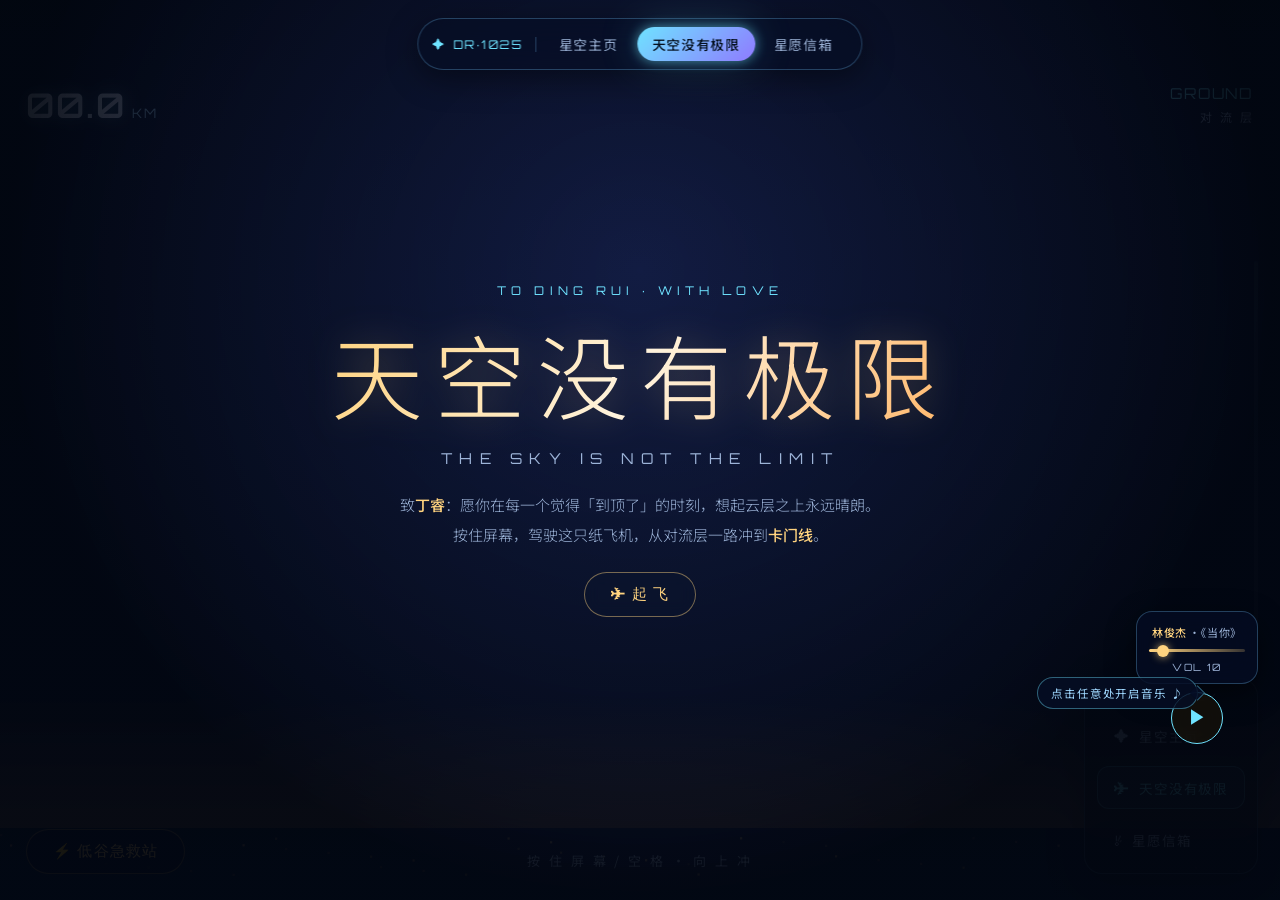
<file: sky.html>
<!DOCTYPE html>
<html lang="zh-CN">

<head>
    <meta charset="UTF-8" />
    <meta name="viewport" content="width=device-width, initial-scale=1.0" />
    <title>天空没有极限 | THE SKY IS NOT THE LIMIT · 致丁睿</title>
    <link rel="preconnect" href="https://fonts.googleapis.com">
    <link
        href="https://fonts.googleapis.com/css2?family=Orbitron:wght@400;600;800&family=Noto+Sans+SC:wght@300;400;500;700&display=swap"
        rel="stylesheet">
    <link rel="stylesheet" href="assets/shared.css">
    <style>
        /* ============ 页面专属：破晓天空 ============ */
        #sky {
            position: fixed;
            inset: 0;
            display: block;
            touch-action: none;
            cursor: pointer;
        }

        /* 顶部 HUD */
        .hud-x {
            position: fixed;
            z-index: 20;
            font-family: Orbitron, sans-serif;
            letter-spacing: .12em;
            pointer-events: none;
        }

        #hudAlt {
            top: 84px;
            left: 26px;
        }

        #hudAlt .num {
            font-size: 34px;
            font-weight: 600;
            color: var(--silver);
            text-shadow: 0 0 16px rgba(111, 227, 255, .5);
        }

        #hudAlt .unit {
            font-size: 13px;
            color: var(--cyan-soft);
            margin-left: 6px;
        }

        #hudLayer {
            top: 84px;
            right: 26px;
            text-align: right;
            font-size: 15px;
            color: var(--cyan);
        }

        #hudLayer .sub {
            font-family: "Noto Sans SC", sans-serif;
            font-size: 12px;
            color: var(--silver-dim);
            margin-top: 5px;
            letter-spacing: .2em;
        }

        /* 高度进度条 */
        #altBar {
            position: fixed;
            top: 50%;
            right: 22px;
            transform: translateY(-50%);
            z-index: 20;
            width: 4px;
            height: 42vh;
            border-radius: 4px;
            background: rgba(120, 200, 255, .14);
            pointer-events: none;
        }

        #altFill {
            position: absolute;
            bottom: 0;
            width: 100%;
            height: 0%;
            border-radius: 4px;
            background: linear-gradient(180deg, var(--dawn-gold), var(--cyan));
            box-shadow: 0 0 10px rgba(111, 227, 255, .7);
        }

        /* 分层里程碑语卡 */
        #quote {
            position: fixed;
            top: 20%;
            left: 50%;
            transform: translateX(-50%);
            z-index: 22;
            max-width: min(560px, 84vw);
            padding: 18px 34px;
            border-radius: 16px;
            border: 1px solid rgba(255, 211, 127, .35);
            background: rgba(8, 12, 30, .62);
            backdrop-filter: blur(10px);
            -webkit-backdrop-filter: blur(10px);
            text-align: center;
            font-size: 17px;
            line-height: 1.75;
            color: #ffe9c4;
            letter-spacing: .06em;
            opacity: 0;
            pointer-events: none;
            transition: opacity .8s, transform .8s;
        }

        #quote.show {
            opacity: 1;
            transform: translateX(-50%) translateY(6px);
        }

        #quote .tag {
            display: block;
            margin-bottom: 8px;
            font-family: Orbitron, sans-serif;
            font-size: 11px;
            letter-spacing: .3em;
            color: var(--dawn-gold);
        }

        /* 开始封面 */
        #intro {
            position: fixed;
            inset: 0;
            z-index: 40;
            display: flex;
            flex-direction: column;
            align-items: center;
            justify-content: center;
            gap: 22px;
            text-align: center;
            padding: 24px;
            background: radial-gradient(ellipse at 50% 30%, rgba(30, 40, 90, .5), rgba(2, 6, 15, .92) 70%);
            transition: opacity 1s, visibility 1s;
        }

        #intro.hide {
            opacity: 0;
            visibility: hidden;
        }

        #intro .eyebrow {
            font-family: Orbitron, sans-serif;
            font-size: 12px;
            letter-spacing: .42em;
            color: var(--cyan);
        }

        #intro h1 {
            font-size: clamp(40px, 8.5vw, 92px);
            font-weight: 300;
            letter-spacing: .12em;
            line-height: 1.16;
        }

        #intro .en {
            font-family: Orbitron, sans-serif;
            font-size: clamp(11px, 1.6vw, 15px);
            letter-spacing: .5em;
            color: var(--silver-dim);
        }

        #intro .desc {
            max-width: 520px;
            font-size: 15px;
            font-weight: 300;
            line-height: 2;
            color: var(--silver-dim);
        }

        #intro .desc b {
            color: var(--gold);
            font-weight: 500;
        }

        /* 冲线完成面板 */
        #finish {
            position: fixed;
            inset: 0;
            z-index: 45;
            display: flex;
            flex-direction: column;
            align-items: center;
            justify-content: center;
            gap: 18px;
            text-align: center;
            padding: 24px;
            background: radial-gradient(ellipse at 50% 40%, rgba(50, 40, 100, .45), rgba(2, 6, 15, .9) 72%);
            opacity: 0;
            visibility: hidden;
            transition: opacity 1.1s, visibility 1.1s;
        }

        #finish.show {
            opacity: 1;
            visibility: visible;
        }

        #finish h2 {
            font-size: clamp(30px, 6vw, 58px);
            font-weight: 300;
            letter-spacing: .14em;
        }

        #finish p {
            max-width: 540px;
            font-size: 15.5px;
            font-weight: 300;
            line-height: 2.1;
            color: var(--silver-dim);
        }

        #finish .row {
            display: flex;
            gap: 14px;
            flex-wrap: wrap;
            justify-content: center;
            margin-top: 8px;
        }

        /* 底部：低谷急救站 */
        #rescue {
            position: fixed;
            bottom: 26px;
            left: 26px;
            z-index: 30;
        }

        /* 急救卡片弹层 */
        #rescueModal {
            position: fixed;
            inset: 0;
            z-index: 60;
            display: flex;
            align-items: center;
            justify-content: center;
            background: rgba(2, 6, 15, .72);
            backdrop-filter: blur(6px);
            -webkit-backdrop-filter: blur(6px);
            opacity: 0;
            visibility: hidden;
            transition: opacity .4s, visibility .4s;
            padding: 20px;
        }

        #rescueModal.show {
            opacity: 1;
            visibility: visible;
        }

        .rescue-card {
            position: relative;
            width: min(480px, 92vw);
            padding: 46px 40px 38px;
            border-radius: 22px;
            border: 1px solid rgba(255, 211, 127, .4);
            background: linear-gradient(160deg, rgba(30, 22, 8, .92), rgba(10, 14, 34, .95));
            box-shadow: 0 30px 80px rgba(0, 0, 0, .6), var(--glow-gold);
            text-align: center;
            transform: translateY(24px) scale(.96);
            transition: transform .5s cubic-bezier(.22, 1, .36, 1);
        }

        #rescueModal.show .rescue-card {
            transform: translateY(0) scale(1);
        }

        .rescue-card .icon {
            font-size: 30px;
            margin-bottom: 14px;
        }

        .rescue-card h3 {
            font-family: Orbitron, "Noto Sans SC", sans-serif;
            font-size: 13px;
            letter-spacing: .34em;
            color: var(--gold);
            margin-bottom: 20px;
        }

        .rescue-card .quote-text {
            font-size: 20px;
            font-weight: 300;
            line-height: 1.95;
            color: #fff3dd;
            min-height: 96px;
            display: flex;
            align-items: center;
            justify-content: center;
        }

        .rescue-card .who {
            margin-top: 18px;
            font-size: 12.5px;
            color: var(--silver-dim);
            letter-spacing: .12em;
        }

        .rescue-card .ops {
            display: flex;
            gap: 12px;
            justify-content: center;
            margin-top: 26px;
            flex-wrap: wrap;
        }

        .rescue-card .close {
            position: absolute;
            top: 14px;
            right: 18px;
            border: none;
            background: none;
            color: var(--silver-dim);
            font-size: 20px;
            cursor: pointer;
            transition: color .3s, transform .3s;
        }

        .rescue-card .close:hover {
            color: var(--gold);
            transform: rotate(90deg);
        }

        .hold-hint {
            position: fixed;
            bottom: 30px;
            left: 50%;
            transform: translateX(-50%);
            z-index: 20;
            font-size: 13px;
            letter-spacing: .22em;
            color: var(--silver-dim);
            pointer-events: none;
            transition: opacity .6s;
        }

        .hold-hint.gone {
            opacity: 0;
        }

        /* ============ 常驻快捷导航坞（右下角，飞行中亦可见） ============ */
        .quick-nav {
            position: fixed;
            right: 22px;
            bottom: 26px;
            z-index: 30;
            display: flex;
            flex-direction: column;
            gap: 9px;
            padding: 12px;
            border-radius: 18px;
            border: 1px solid var(--line);
            background: rgba(5, 13, 36, .62);
            backdrop-filter: blur(14px);
            -webkit-backdrop-filter: blur(14px);
            box-shadow: 0 10px 34px rgba(0, 0, 0, .45);
            animation: fadeUp .9s cubic-bezier(.22, 1, .36, 1) both;
            animation-delay: .3s;
        }

        .quick-nav .qn-title {
            font-family: Orbitron, sans-serif;
            font-size: 10px;
            letter-spacing: .28em;
            color: var(--silver-dim);
            text-align: center;
            margin-bottom: 2px;
        }

        .quick-nav a {
            display: flex;
            align-items: center;
            gap: 9px;
            padding: 10px 16px;
            border-radius: 12px;
            border: 1px solid transparent;
            color: var(--silver-dim);
            text-decoration: none;
            font-size: 13.5px;
            letter-spacing: .06em;
            white-space: nowrap;
            transition: color .3s, background .3s, border-color .3s, transform .3s, box-shadow .3s;
        }

        .quick-nav a .qn-ico {
            font-size: 15px;
        }

        .quick-nav a:hover {
            color: var(--silver);
            background: rgba(111, 227, 255, .1);
            border-color: rgba(111, 227, 255, .45);
            transform: translateX(-3px);
            box-shadow: var(--glow-cyan);
        }

        /* 当前页高亮，不可再跳 */
        .quick-nav a.current {
            color: var(--cyan);
            border-color: rgba(111, 227, 255, .4);
            background: rgba(111, 227, 255, .08);
            cursor: default;
        }

        .quick-nav a.current:hover {
            transform: none;
            box-shadow: none;
        }

        @media (max-width: 720px) {
            .quick-nav {
                right: 12px;
                bottom: 18px;
                padding: 9px;
            }

            .quick-nav a {
                padding: 8px 12px;
                font-size: 12px;
            }
        }

        @media (max-width: 720px) {
            #hudAlt {
                top: 76px;
                left: 14px;
            }

            #hudAlt .num {
                font-size: 24px;
            }

            #hudLayer {
                top: 76px;
                right: 14px;
                font-size: 12px;
            }

            #altBar {
                right: 10px;
            }

            #rescue {
                bottom: 18px;
                left: 14px;
            }
        }
    </style>
</head>

<body>
    <!-- 动态导航 -->
    <nav class="nav">
        <span class="nav-logo"><span class="star">✦</span>DR·1025</span>
        <a href="index.html">星空主页</a>
        <a href="sky.html" class="active">天空没有极限</a>
        <a href="wish.html">星愿信箱</a>
    </nav>

    <!-- 天空画布 -->
    <canvas id="sky"></canvas>

    <!-- 飞行 HUD -->
    <div class="hud-x" id="hudAlt"><span class="num">00.0</span><span class="unit">KM</span></div>
    <div class="hud-x" id="hudLayer">GROUND<div class="sub">对 流 层</div>
    </div>
    <div id="altBar">
        <div id="altFill"></div>
    </div>
    <div id="quote"><span class="tag"></span><span class="txt"></span></div>
    <div class="hold-hint" id="holdHint">按 住 屏 幕 / 空 格 · 向 上 冲</div>

    <!-- 开始封面 -->
    <div id="intro">
        <div class="eyebrow fade-up">TO DING RUI · WITH LOVE</div>
        <h1 class="fade-up d1 glow-text-gold">天空没有极限</h1>
        <div class="en fade-up d2">THE SKY IS NOT THE LIMIT</div>
        <p class="desc fade-up d3">
            致<b>丁睿</b>：愿你在每一个觉得「到顶了」的时刻，想起云层之上永远晴朗。<br>
            按住屏幕，驾驶这只纸飞机，从对流层一路冲到<b>卡门线</b>。
        </p>
        <button class="btn-x gold fade-up d4" id="btnStart">✈ 起 飞</button>
    </div>

    <!-- 冲线完成面板 -->
    <div id="finish">
        <div class="eyebrow fade-up"
            style="font-family:Orbitron;font-size:12px;letter-spacing:.42em;color:var(--dawn-gold);">KÁRMÁN LINE · 100
            KM</div>
        <h2 class="fade-up d1 glow-text-gold">你已越过卡门线</h2>
        <p class="fade-up d2">
            从这里回望，所有曾以为翻不过去的山、穿不出去的云，都小成了一粒光。<br>
            丁睿，生日快乐——天空没有极限，你也是。
        </p>
        <div class="row fade-up d3">
            <button class="btn-x gold" id="btnAgain">✈ 再 冲 一 次</button>
            <a class="btn-x" href="index.html" style="text-decoration:none;">✦ 返回星空</a>
        </div>
    </div>

    <!-- 低谷急救站 -->
    <button class="btn-x gold" id="rescue">⚡ 低谷急救站</button>

    <!-- 常驻快捷导航坞：任意时刻可跳转三大界面 -->
    <nav class="quick-nav" aria-label="站点快捷导航">
        <span class="qn-title">NAV · DOCK</span>
        <a href="index.html"><span class="qn-ico">✦</span>星空主页</a>
        <a href="sky.html" class="current" aria-current="page"><span class="qn-ico">✈</span>天空没有极限</a>
        <a href="wish.html"><span class="qn-ico">☄</span>星愿信箱</a>
    </nav>
    <div id="rescueModal">
        <div class="rescue-card">
            <button class="close" id="rescueClose">✕</button>
            <div class="icon">🛠️</div>
            <h3>RESCUE SIGNAL · 低谷急救站</h3>
            <div class="quote-text" id="rescueQuote"></div>
            <div class="who">—— 来自跨越光年的朋友</div>
            <div class="ops">
                <button class="btn-x gold" id="rescueNext">↻ 再来一句</button>
                <button class="btn-x" id="rescueOk">↑ 我好了</button>
            </div>
        </div>
    </div>

    <div class="toast-x" id="toast"></div>

    <script>
        /* ============================================================
         * 天空没有极限 · 驾驶纸飞机从对流层冲向卡门线
         * 交互：按住屏幕 / 空格 = 上升推力，松开缓缓下降
         * ==========================================================*/
        const cv = document.getElementById('sky');
        const ctx = cv.getContext('2d');
        let W, H, DPR;

        // 画布尺寸自适应（含高分屏）
        function resize() {
            DPR = Math.min(devicePixelRatio || 1, 2);
            W = innerWidth; H = innerHeight;
            cv.width = W * DPR; cv.height = H * DPR;
            cv.style.width = W + 'px'; cv.style.height = H + 'px';
            ctx.setTransform(DPR, 0, 0, DPR, 0, 0);
        }
        resize();
        addEventListener('resize', resize);

        /* ---------- 大气分层与激励文案（原创，致敬「天空没有极限」主题） ---------- */
        const LAYERS = [
            { alt: 0, name: 'GROUND', cn: '对 流 层', quote: '每一次起飞，都是对地心引力最礼貌的反驳。' },
            { alt: 6, name: 'CLOUD TOP', cn: '云 海 之 上', quote: '穿过云层才发现——乌云只有一层，天空有无穷多层。' },
            { alt: 12, name: 'STRATOS', cn: '平 流 层', quote: '云层之上，永远是晴天。' },
            { alt: 50, name: 'MESO', cn: '中 间 层', quote: '越高的地方越安静，安静到能听见自己的心跳在说：继续。' },
            { alt: 85, name: 'THERMO', cn: '热 层 · 极 光', quote: '最深的黑夜里，藏着最亮的星。' },
            { alt: 100, name: 'KÁRMÁN', cn: '卡 门 线', quote: '欢迎来到太空——从这里回望，天空从来没有极限。' }
        ];

        // 低谷急救站文案池（原创）
        const RESCUE_QUOTES = [
            '每一颗星，都曾穿过最黑的夜。',
            '你以为的极限，只是下一段上升的起点。',
            '坠落不是终点，是助跑。',
            '风越大，翅膀越有存在的意义。',
            '此刻的阴霾，只是黎明前的彩排。',
            '天空从不设限，设限的是想象力。',
            '向光而行的人，自己也会成为光。',
            '慢一点没关系，方向向上就行。',
            '星星不问你飞得多快，只问你还在飞。',
            '把「我不行」改成「再试一次」，奇迹常在第二次敲门。'
        ];

        /* ---------- 飞行状态 ---------- */
        const state = {
            running: false, finished: false,
            alt: 0, vy: 0, thrust: false,
            t: 0, shown: new Set()
        };
        const MAX_ALT = 100;

        // 云层：按真实高度分布（对流层密、平流层稀）
        const clouds = [];
        function buildClouds() {
            clouds.length = 0;
            for (let alt = 0.5; alt < 20; alt += 0.8 + Math.random() * 1.6) {
                const density = alt < 13 ? 1 : 0.35;
                if (Math.random() > density) continue;
                const puffs = [];
                const n = 5 + Math.floor(Math.random() * 5);
                for (let i = 0; i < n; i++) {
                    puffs.push({
                        dx: (Math.random() - 0.5) * 260,
                        dy: (Math.random() - 0.5) * 46,
                        r: 26 + Math.random() * 42
                    });
                }
                clouds.push({
                    alt: alt + Math.random() * 0.8,
                    x: Math.random() * W,
                    scale: 0.7 + Math.random() * 1.1,
                    alpha: 0.5 + Math.random() * 0.4,
                    puffs
                });
            }
        }

        // 尾迹粒子与速度线
        const trail = [], speedLines = [];

        // 背景星星（高空渐现）
        const stars = Array.from({ length: 170 }, () => ({
            x: Math.random(), y: Math.random(), r: Math.random() * 1.3 + 0.3,
            tw: Math.random() * Math.PI * 2, sp: 0.6 + Math.random() * 1.8
        }));

        /* ---------- 天空配色：随高度从深夜蓝过渡到太空黑，途中带破晓霞光 ---------- */
        const SKY_STOPS = [
            { alt: 0, top: [5, 13, 36], bot: [12, 26, 62] },
            { alt: 12, top: [8, 24, 60], bot: [26, 44, 96] },
            { alt: 30, top: [8, 18, 50], bot: [14, 30, 74] },
            { alt: 60, top: [4, 10, 30], bot: [8, 16, 44] },
            { alt: 85, top: [2, 6, 18], bot: [5, 11, 30] },
            { alt: 100, top: [2, 6, 15], bot: [4, 9, 24] }
        ];
        // 按高度插值天空上下渐变色
        function skyColors(alt) {
            let a = SKY_STOPS[0], b = SKY_STOPS[SKY_STOPS.length - 1];
            for (let i = 0; i < SKY_STOPS.length - 1; i++) {
                if (alt >= SKY_STOPS[i].alt && alt <= SKY_STOPS[i + 1].alt) {
                    a = SKY_STOPS[i]; b = SKY_STOPS[i + 1]; break;
                }
            }
            const k = (alt - a.alt) / Math.max(b.alt - a.alt, 0.001);
            const mix = (u, v) => Math.round(u + (v - u) * k);
            return {
                top: `rgb(${mix(a.top[0], b.top[0])},${mix(a.top[1], b.top[1])},${mix(a.top[2], b.top[2])})`,
                bot: `rgb(${mix(a.bot[0], b.bot[0])},${mix(a.bot[1], b.bot[1])},${mix(a.bot[2], b.bot[2])})`
            };
        }

        /* ---------- 纸飞机绘制 ---------- */
        function drawPlane(x, y, tilt) {
            ctx.save();
            ctx.translate(x, y);
            ctx.rotate(tilt);
            // 发光尾迹主轴
            const grad = ctx.createLinearGradient(0, 0, -90, 0);
            grad.addColorStop(0, 'rgba(255,211,127,.85)');
            grad.addColorStop(1, 'rgba(255,184,107,0)');
            ctx.strokeStyle = grad;
            ctx.lineWidth = 2.4;
            ctx.beginPath(); ctx.moveTo(-12, 3); ctx.lineTo(-92, 3); ctx.stroke();
            // 机身折纸造型
            ctx.fillStyle = '#f4f9ff';
            ctx.beginPath();
            ctx.moveTo(26, 0); ctx.lineTo(-22, -13); ctx.lineTo(-10, 2); ctx.closePath(); ctx.fill();
            ctx.fillStyle = '#c3d3ee';
            ctx.beginPath();
            ctx.moveTo(26, 0); ctx.lineTo(-22, 13); ctx.lineTo(-10, 2); ctx.closePath(); ctx.fill();
            ctx.fillStyle = '#9db4d8';
            ctx.beginPath();
            ctx.moveTo(-10, 2); ctx.lineTo(-22, -13); ctx.lineTo(-26, 9); ctx.closePath(); ctx.fill();
            // 机头星光
            ctx.fillStyle = 'rgba(111,227,255,.95)';
            ctx.shadowColor = '#6fe3ff'; ctx.shadowBlur = 12;
            ctx.beginPath(); ctx.arc(26, 0, 2.4, 0, Math.PI * 2); ctx.fill();
            ctx.restore();
        }

        /* ---------- 主渲染 ---------- */
        let last = performance.now();
        function frame(now) {
            const dt = Math.min((now - last) / 1000, 0.05);
            last = now;
            state.t += dt;

            // 物理：推力上升 / 无推力缓降
            if (state.running && !state.finished) {
                state.vy += (state.thrust ? 11 : -3.2) * dt;
                state.vy = Math.max(-4, Math.min(13, state.vy));
                state.alt = Math.max(0, state.alt + state.vy * dt);
                if (state.alt >= MAX_ALT) { state.alt = MAX_ALT; reachSpace(); }
            }
            const alt = state.alt;

            // 天空渐变
            const { top, bot } = skyColors(alt);
            const g = ctx.createLinearGradient(0, 0, 0, H);
            g.addColorStop(0, top); g.addColorStop(1, bot);
            ctx.fillStyle = g;
            ctx.fillRect(0, 0, W, H);

            // 星空：30km 起渐现，85km 后满天
            const starA = Math.max(0, Math.min(1, (alt - 30) / 55));
            if (starA > 0.01) {
                for (const s of stars) {
                    const tw = 0.55 + 0.45 * Math.sin(state.t * s.sp + s.tw);
                    ctx.fillStyle = `rgba(220,233,255,${(starA * tw).toFixed(3)})`;
                    ctx.beginPath();
                    ctx.arc(s.x * W, s.y * H, s.r, 0, Math.PI * 2);
                    ctx.fill();
                }
            }

            // 低空：城市灯火与地平线霞光（高度越高越沉底）
            if (alt < 10) {
                const fade = 1 - alt / 10;
                const hy = H * 0.92 + alt * H * 0.024;
                const glow = ctx.createLinearGradient(0, hy - 130, 0, hy);
                glow.addColorStop(0, 'rgba(255,184,107,0)');
                glow.addColorStop(1, `rgba(255,170,90,${(0.3 * fade).toFixed(3)})`);
                ctx.fillStyle = glow;
                ctx.fillRect(0, hy - 130, W, 130);
                for (let i = 0; i < 42; i++) {
                    const lx = (i * 137.5) % W;
                    const ly = hy + 6 + (i * 61.8) % 40;
                    ctx.fillStyle = `rgba(255,205,130,${(0.16 + (i % 5) * 0.09) * fade})`;
                    ctx.fillRect(lx, ly, 2.2, 2.2);
                }
            }

            // 云层：屏幕位置 = 飞机屏幕位置 + (云高 - 当前高度) * 像素比
            const planeX = W * 0.5, planeY = H * 0.62;
            const PX_PER_KM = H * 0.052;
            for (const c of clouds) {
                const sy = planeY + (c.alt - alt) * PX_PER_KM;
                if (sy < -180 || sy > H + 180) continue;
                ctx.save();
                ctx.translate(c.x, sy);
                ctx.scale(c.scale, c.scale * 0.72);
                for (const p of c.puffs) {
                    const cg = ctx.createRadialGradient(p.dx, p.dy, 0, p.dx, p.dy, p.r);
                    // 高空云被阳光染成霞色
                    const warm = Math.max(0, 1 - Math.abs(alt - 14) / 16);
                    const cr = 215 + warm * 40, cgn = 225 - warm * 20, cb = 245 - warm * 60;
                    cg.addColorStop(0, `rgba(${cr | 0},${cgn | 0},${cb | 0},${(0.5 * c.alpha).toFixed(3)})`);
                    cg.addColorStop(1, 'rgba(215,225,245,0)');
                    ctx.fillStyle = cg;
                    ctx.beginPath(); ctx.arc(p.dx, p.dy, p.r, 0, Math.PI * 2); ctx.fill();
                }
                ctx.restore();
            }

            // 速度线（推力时增强冲刺感）
            if (state.thrust && state.running && !state.finished && Math.random() < 0.6) {
                speedLines.push({ x: Math.random() * W, y: -30, len: 60 + Math.random() * 120, sp: 700 + Math.random() * 500 });
            }
            ctx.strokeStyle = 'rgba(159,216,255,.16)';
            ctx.lineWidth = 1.4;
            for (let i = speedLines.length - 1; i >= 0; i--) {
                const l = speedLines[i];
                l.y += l.sp * dt;
                ctx.beginPath(); ctx.moveTo(l.x, l.y); ctx.lineTo(l.x, l.y + l.len); ctx.stroke();
                if (l.y > H + 160) speedLines.splice(i, 1);
            }

            // 尾迹金色粒子
            if (state.thrust && state.running && !state.finished) {
                for (let i = 0; i < 3; i++) {
                    trail.push({
                        x: planeX - 18 + Math.random() * 8, y: planeY + 4 + Math.random() * 6 - state.vy,
                        vx: -60 - Math.random() * 90, vy: 30 + Math.random() * 50,
                        life: 1, r: 1.6 + Math.random() * 2.4
                    });
                }
            }
            for (let i = trail.length - 1; i >= 0; i--) {
                const p = trail[i];
                p.x += p.vx * dt; p.y += p.vy * dt;
                p.life -= dt * 1.4;
                if (p.life <= 0) { trail.splice(i, 1); continue; }
                ctx.fillStyle = `rgba(255,205,120,${(p.life * 0.55).toFixed(3)})`;
                ctx.beginPath(); ctx.arc(p.x, p.y, p.r * p.life, 0, Math.PI * 2); ctx.fill();
            }

            // 纸飞机：俯仰角随速度变化
            if (state.running) {
                const tilt = Math.max(-0.35, Math.min(0.4, state.vy * 0.035));
                const bob = state.thrust ? 0 : Math.sin(state.t * 2.2) * 5;
                drawPlane(planeX, planeY + bob, tilt);
            }

            // HUD 更新
            hudAlt.querySelector('.num').textContent = alt.toFixed(1).padStart(4, '0');
            altFill.style.height = (alt / MAX_ALT * 100).toFixed(1) + '%';
            let layer = LAYERS[0];
            for (const l of LAYERS) if (alt >= l.alt) layer = l;
            hudLayer.firstChild.textContent = layer.name;
            hudLayer.querySelector('.sub').textContent = layer.cn;

            // 里程碑语卡触发
            if (!state.shown.has(layer.alt) && state.running && !state.finished && alt > 0.4) {
                state.shown.add(layer.alt);
                showQuote(layer);
            }

            requestAnimationFrame(frame);
        }

        /* ---------- 里程碑语卡 ---------- */
        const quoteEl = document.getElementById('quote');
        let quoteTimer = null;
        function showQuote(layer) {
            quoteEl.querySelector('.tag').textContent = `${layer.name} · ${layer.cn} · ${layer.alt} KM`;
            quoteEl.querySelector('.txt').textContent = layer.quote;
            quoteEl.classList.add('show');
            clearTimeout(quoteTimer);
            quoteTimer = setTimeout(() => quoteEl.classList.remove('show'), 3600);
        }

        /* ---------- 抵达卡门线 ---------- */
        function reachSpace() {
            state.finished = true;
            state.thrust = false;
            setTimeout(() => document.getElementById('finish').classList.add('show'), 500);
            tone(660, .3, 'sine', .05);
            tone(880, .4, 'sine', .04, .18);
            tone(1320, .6, 'sine', .03, .38);
        }

        // 简易合成音效（与主站一致的 WebAudio 方案）
        let audioCtx = null;
        function tone(freq, dur, type, vol, delay = 0) {
            try {
                audioCtx = audioCtx || new (window.AudioContext || window.webkitAudioContext)();
                const o = audioCtx.createOscillator(), g = audioCtx.createGain();
                o.type = type; o.frequency.value = freq;
                o.connect(g); g.connect(audioCtx.destination);
                const t0 = audioCtx.currentTime + delay;
                g.gain.setValueAtTime(0, t0);
                g.gain.linearRampToValueAtTime(vol, t0 + 0.02);
                g.gain.exponentialRampToValueAtTime(0.0001, t0 + dur);
                o.start(t0); o.stop(t0 + dur + 0.05);
            } catch (e) { /* 音频不可用时静默 */ }
        }

        /* ---------- 控制 ---------- */
        function setThrust(v) {
            if (!state.running || state.finished) return;
            state.thrust = v;
            document.getElementById('holdHint').classList.toggle('gone', v || state.alt > 2);
        }
        addEventListener('mousedown', e => { if (!e.target.closest('button, a, .nav, .quick-nav, .music-fab')) setThrust(true); });
        addEventListener('mouseup', () => setThrust(false));
        addEventListener('touchstart', e => { if (!e.target.closest('button, a, .nav, .quick-nav, .music-fab')) { e.preventDefault(); setThrust(true); } }, { passive: false });
        addEventListener('touchend', () => setThrust(false));
        addEventListener('keydown', e => { if (e.code === 'Space') { e.preventDefault(); setThrust(true); } });
        addEventListener('keyup', e => { if (e.code === 'Space') setThrust(false); });

        /* ---------- 开始 / 重来 ---------- */
        function startFlight() {
            buildClouds();
            state.alt = 0; state.vy = 0; state.finished = false;
            state.shown.clear(); trail.length = 0; speedLines.length = 0;
            document.getElementById('intro').classList.add('hide');
            document.getElementById('finish').classList.remove('show');
            document.getElementById('holdHint').classList.remove('gone');
            state.running = true;
            tone(440, .18, 'sine', .04);
            tone(660, .25, 'sine', .035, .1);
        }
        document.getElementById('btnStart').addEventListener('click', startFlight);
        document.getElementById('btnAgain').addEventListener('click', startFlight);

        /* ---------- 低谷急救站 ---------- */
        const rescueModal = document.getElementById('rescueModal');
        const rescueQuote = document.getElementById('rescueQuote');
        let lastIdx = -1;
        function popRescue() {
            let i;
            do { i = Math.floor(Math.random() * RESCUE_QUOTES.length); } while (i === lastIdx);
            lastIdx = i;
            rescueQuote.textContent = `「${RESCUE_QUOTES[i]}」`;
            rescueModal.classList.add('show');
            tone(880, .2, 'sine', .04);
        }
        document.getElementById('rescue').addEventListener('click', popRescue);
        document.getElementById('rescueNext').addEventListener('click', popRescue);
        document.getElementById('rescueClose').addEventListener('click', () => rescueModal.classList.remove('show'));
        document.getElementById('rescueOk').addEventListener('click', () => {
            rescueModal.classList.remove('show');
            showToast('风向很好，随时可以再次起飞 ↑');
        });
        rescueModal.addEventListener('click', e => { if (e.target === rescueModal) rescueModal.classList.remove('show'); });

        // Toast 提示
        const toastEl = document.getElementById('toast');
        let toastTimer = null;
        function showToast(msg) {
            toastEl.textContent = msg;
            toastEl.classList.add('show');
            clearTimeout(toastTimer);
            toastTimer = setTimeout(() => toastEl.classList.remove('show'), 2600);
        }

        requestAnimationFrame(frame);
    </script>
    <!-- 共享背景音乐：林俊杰《当你》单曲循环（文件请放 assets/music/dangni.mp3） -->
    <script src="assets/music.js?v=5" defer></script>
</body>

</html>
</file>
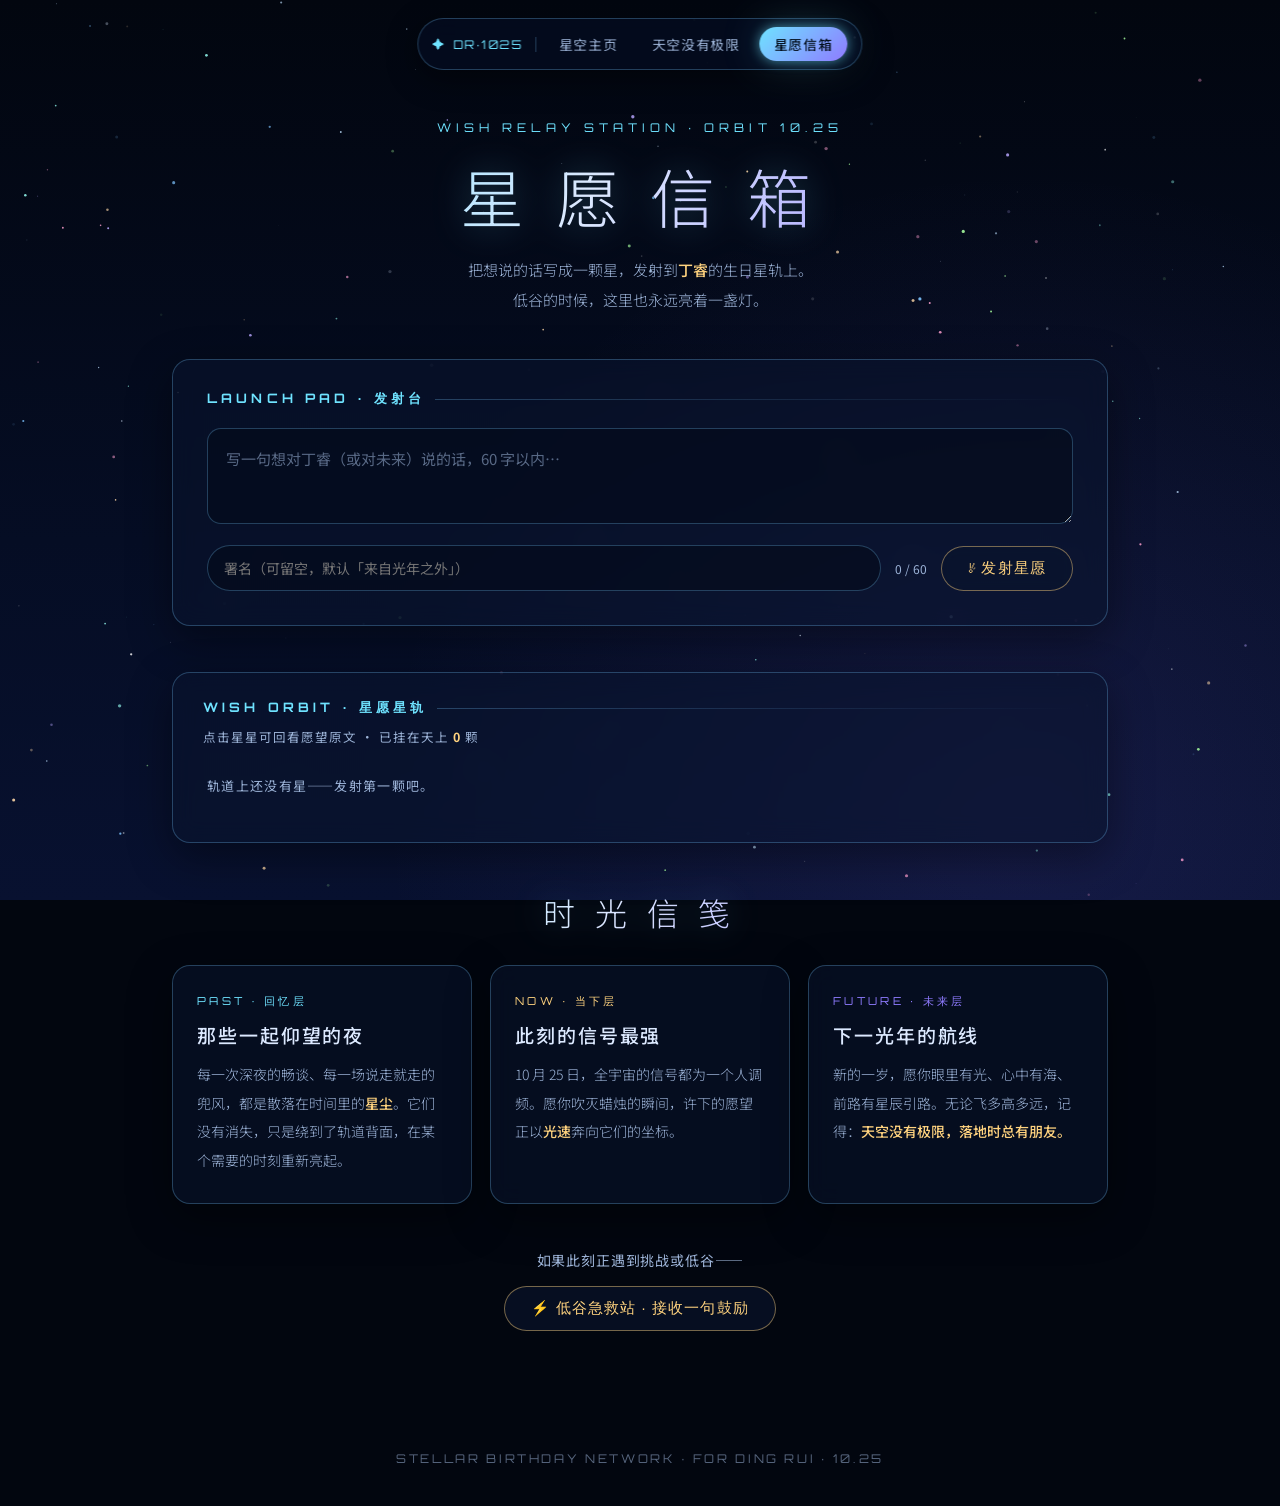
<file: wish.html>
<!DOCTYPE html>
<html lang="zh-CN">

<head>
    <meta charset="UTF-8" />
    <meta name="viewport" content="width=device-width, initial-scale=1.0" />
    <title>星愿信箱 | WISH RELAY · 致丁睿</title>
    <link rel="preconnect" href="https://fonts.googleapis.com">
    <link href="https://fonts.googleapis.com/css2?family=Orbitron:wght@400;600;800&family=Noto+Sans+SC:wght@300;400;500;700&display=swap" rel="stylesheet">
    <link rel="stylesheet" href="assets/shared.css">
    <style>
        /* ============ 页面专属：星愿信箱 ============ */
        #bg {
            position: fixed;
            inset: 0;
            display: block;
            z-index: 0;
        }

        .page {
            position: relative;
            z-index: 2;
            max-width: 980px;
            margin: 0 auto;
            padding: 120px 22px 90px;
        }

        /* 英雄区 */
        .hero { text-align: center; margin-bottom: 44px; }
        .hero .eyebrow {
            font-family: Orbitron, sans-serif;
            font-size: 12px;
            letter-spacing: .42em;
            color: var(--cyan);
        }
        .hero h1 {
            margin-top: 14px;
            font-size: clamp(34px, 6.4vw, 64px);
            font-weight: 300;
            letter-spacing: .14em;
        }
        .hero .sub {
            margin-top: 14px;
            font-size: 15px;
            font-weight: 300;
            line-height: 2;
            color: var(--silver-dim);
        }
        .hero .sub b { color: var(--gold); font-weight: 500; }

        /* 发射台 */
        .launch { padding: 30px 34px 34px; }
        .launch h2 {
            font-family: Orbitron, sans-serif;
            font-size: 13px;
            letter-spacing: .32em;
            color: var(--cyan);
            display: flex;
            align-items: center;
            gap: 10px;
        }
        .launch h2::after {
            content: "";
            flex: 1;
            height: 1px;
            background: linear-gradient(90deg, var(--line), transparent);
        }
        .launch textarea {
            width: 100%;
            min-height: 96px;
            margin-top: 20px;
            padding: 16px 18px;
            border-radius: 14px;
            border: 1px solid var(--line);
            background: rgba(4, 10, 26, .6);
            color: var(--silver);
            font-family: inherit;
            font-size: 15px;
            line-height: 1.8;
            resize: vertical;
            outline: none;
            transition: border-color .3s, box-shadow .3s;
        }
        .launch textarea:focus {
            border-color: rgba(111, 227, 255, .65);
            box-shadow: 0 0 0 3px rgba(111, 227, 255, .12);
        }
        .launch textarea::placeholder { color: rgba(157, 180, 216, .55); }
        .launch .row {
            display: flex;
            gap: 14px;
            margin-top: 16px;
            flex-wrap: wrap;
            align-items: center;
        }
        .launch input {
            flex: 1;
            min-width: 160px;
            padding: 12px 16px;
            border-radius: 999px;
            border: 1px solid var(--line);
            background: rgba(4, 10, 26, .6);
            color: var(--silver);
            font-family: inherit;
            font-size: 14px;
            outline: none;
            transition: border-color .3s, box-shadow .3s;
        }
        .launch input:focus {
            border-color: rgba(255, 211, 127, .6);
            box-shadow: 0 0 0 3px rgba(255, 211, 127, .1);
        }
        .launch .count { margin-left: auto; font-size: 12px; color: var(--silver-dim); }

        /* 星愿星轨 */
        .belt {
            margin-top: 46px;
            padding: 26px 30px 30px;
        }
        .belt h2 {
            font-family: Orbitron, sans-serif;
            font-size: 13px;
            letter-spacing: .32em;
            color: var(--cyan);
            display: flex;
            align-items: center;
            gap: 10px;
        }
        .belt h2::after {
            content: "";
            flex: 1;
            height: 1px;
            background: linear-gradient(90deg, var(--line), transparent);
        }
        .belt .tip { margin-top: 10px; font-size: 12.5px; color: var(--silver-dim); letter-spacing: .08em; }
        #starBelt {
            display: flex;
            flex-wrap: wrap;
            gap: 10px 14px;
            margin-top: 20px;
            min-height: 46px;
        }
        .wish-star {
            position: relative;
            padding: 9px 16px 9px 34px;
            border-radius: 999px;
            border: 1px solid rgba(255, 211, 127, .32);
            background: rgba(30, 22, 8, .42);
            color: #ffe9c4;
            font-size: 13.5px;
            cursor: pointer;
            transition: transform .35s cubic-bezier(.22, 1, .36, 1), box-shadow .35s, border-color .35s;
            animation: starPop .5s cubic-bezier(.22, 1, .36, 1) both;
        }
        @keyframes starPop {
            from { opacity: 0; transform: scale(.6) translateY(10px); }
            to   { opacity: 1; transform: scale(1) translateY(0); }
        }
        .wish-star::before {
            content: "★";
            position: absolute;
            left: 13px;
            top: 50%;
            transform: translateY(-50%);
            color: var(--gold);
            font-size: 13px;
            text-shadow: 0 0 8px rgba(255, 211, 127, .8);
            animation: pulse 2.2s ease-in-out infinite;
        }
        .wish-star:hover {
            transform: translateY(-3px) scale(1.04);
            border-color: rgba(255, 211, 127, .75);
            box-shadow: var(--glow-gold);
        }
        .wish-empty {
            font-size: 13px;
            color: var(--silver-dim);
            letter-spacing: .1em;
            padding: 10px 4px;
        }

        /* 时光信笺 · 分层内容 */
        .letters { margin-top: 46px; }
        .letters > h2 {
            text-align: center;
            font-size: clamp(22px, 3.6vw, 32px);
            font-weight: 300;
            letter-spacing: .2em;
            margin-bottom: 30px;
        }
        .letters .grid {
            display: grid;
            grid-template-columns: repeat(3, 1fr);
            gap: 18px;
        }
        .letter {
            padding: 28px 24px;
            opacity: 0;
            transform: translateY(30px);
            transition: opacity .8s cubic-bezier(.22, 1, .36, 1), transform .8s cubic-bezier(.22, 1, .36, 1);
        }
        .letter.in { opacity: 1; transform: translateY(0); }
        .letter .tag {
            font-family: Orbitron, sans-serif;
            font-size: 11px;
            letter-spacing: .3em;
            color: var(--cyan);
        }
        .letter h3 {
            margin: 12px 0 12px;
            font-size: 19px;
            font-weight: 500;
            letter-spacing: .1em;
            color: var(--silver);
        }
        .letter p {
            font-size: 14px;
            font-weight: 300;
            line-height: 2.05;
            color: var(--silver-dim);
        }
        .letter p b { color: var(--gold); font-weight: 500; }
        .letter:nth-child(2) .tag { color: var(--gold); }
        .letter:nth-child(3) .tag { color: var(--violet); }

        /* 低谷急救站入口 */
        .rescue-zone { margin-top: 46px; text-align: center; }
        .rescue-zone .txt {
            font-size: 14px;
            color: var(--silver-dim);
            margin-bottom: 16px;
            letter-spacing: .06em;
        }

        /* 急救卡片弹层（与 sky.html 同款） */
        #rescueModal {
            position: fixed;
            inset: 0;
            z-index: 60;
            display: flex;
            align-items: center;
            justify-content: center;
            background: rgba(2, 6, 15, .72);
            backdrop-filter: blur(6px);
            -webkit-backdrop-filter: blur(6px);
            opacity: 0;
            visibility: hidden;
            transition: opacity .4s, visibility .4s;
            padding: 20px;
        }
        #rescueModal.show { opacity: 1; visibility: visible; }
        .rescue-card {
            position: relative;
            width: min(480px, 92vw);
            padding: 46px 40px 38px;
            border-radius: 22px;
            border: 1px solid rgba(255, 211, 127, .4);
            background: linear-gradient(160deg, rgba(30, 22, 8, .92), rgba(10, 14, 34, .95));
            box-shadow: 0 30px 80px rgba(0, 0, 0, .6), var(--glow-gold);
            text-align: center;
            transform: translateY(24px) scale(.96);
            transition: transform .5s cubic-bezier(.22, 1, .36, 1);
        }
        #rescueModal.show .rescue-card { transform: translateY(0) scale(1); }
        .rescue-card .icon { font-size: 30px; margin-bottom: 14px; }
        .rescue-card h3 {
            font-family: Orbitron, "Noto Sans SC", sans-serif;
            font-size: 13px;
            letter-spacing: .34em;
            color: var(--gold);
            margin-bottom: 20px;
        }
        .rescue-card .quote-text {
            font-size: 20px;
            font-weight: 300;
            line-height: 1.95;
            color: #fff3dd;
            min-height: 96px;
            display: flex;
            align-items: center;
            justify-content: center;
        }
        .rescue-card .who { margin-top: 18px; font-size: 12.5px; color: var(--silver-dim); letter-spacing: .12em; }
        .rescue-card .ops { display: flex; gap: 12px; justify-content: center; margin-top: 26px; flex-wrap: wrap; }
        .rescue-card .close {
            position: absolute;
            top: 14px;
            right: 18px;
            border: none;
            background: none;
            color: var(--silver-dim);
            font-size: 20px;
            cursor: pointer;
            transition: color .3s, transform .3s;
        }
        .rescue-card .close:hover { color: var(--gold); transform: rotate(90deg); }

        footer {
            position: relative;
            z-index: 2;
            text-align: center;
            padding: 30px 20px 40px;
            font-size: 12px;
            letter-spacing: .22em;
            color: rgba(157, 180, 216, .55);
            font-family: Orbitron, sans-serif;
        }

        @media (max-width: 760px) {
            .page { padding-top: 100px; }
            .letters .grid { grid-template-columns: 1fr; }
            .launch { padding: 24px 20px 26px; }
        }
    </style>
</head>

<body>
    <!-- 星空背景画布 -->
    <canvas id="bg"></canvas>

    <!-- 动态导航 -->
    <nav class="nav">
        <span class="nav-logo"><span class="star">✦</span>DR·1025</span>
        <a href="index.html">星空主页</a>
        <a href="sky.html">天空没有极限</a>
        <a href="wish.html" class="active">星愿信箱</a>
    </nav>

    <main class="page">
        <!-- 英雄区 -->
        <section class="hero">
            <div class="eyebrow fade-up">WISH RELAY STATION · ORBIT 10.25</div>
            <h1 class="fade-up d1 glow-text">星 愿 信 箱</h1>
            <p class="fade-up d2 sub">
                把想说的话写成一颗星，发射到<b>丁睿</b>的生日星轨上。<br>
                低谷的时候，这里也永远亮着一盏灯。
            </p>
        </section>

        <!-- 发射台 -->
        <section class="launch card fade-up d3">
            <h2>LAUNCH PAD · 发射台</h2>
            <textarea id="wishText" maxlength="60" placeholder="写一句想对丁睿（或对未来）说的话，60 字以内…"></textarea>
            <div class="row">
                <input id="wishName" maxlength="12" placeholder="署名（可留空，默认「来自光年之外」）" />
                <span class="count" id="wishCount">0 / 60</span>
                <button class="btn-x gold" id="btnLaunch">☄ 发射星愿</button>
            </div>
        </section>

        <!-- 星愿星轨 -->
        <section class="belt card fade-up d4">
            <h2>WISH ORBIT · 星愿星轨</h2>
            <div class="tip">点击星星可回看愿望原文 · 已挂在天上 <b id="wishTotal" style="color:var(--gold)">0</b> 颗</div>
            <div id="starBelt"><div class="wish-empty">轨道上还没有星——发射第一颗吧。</div></div>
        </section>

        <!-- 时光信笺 · 三层内容 -->
        <section class="letters">
            <h2 class="glow-text">时 光 信 笺</h2>
            <div class="grid">
                <div class="letter card">
                    <div class="tag">PAST · 回忆层</div>
                    <h3>那些一起仰望的夜</h3>
                    <p>每一次深夜的畅谈、每一场说走就走的兜风，都是散落在时间里的<b>星尘</b>。它们没有消失，只是绕到了轨道背面，在某个需要的时刻重新亮起。</p>
                </div>
                <div class="letter card">
                    <div class="tag">NOW · 当下层</div>
                    <h3>此刻的信号最强</h3>
                    <p>10 月 25 日，全宇宙的信号都为一个人调频。愿你吹灭蜡烛的瞬间，许下的愿望正以<b>光速</b>奔向它们的坐标。</p>
                </div>
                <div class="letter card">
                    <div class="tag">FUTURE · 未来层</div>
                    <h3>下一光年的航线</h3>
                    <p>新的一岁，愿你眼里有光、心中有海、前路有星辰引路。无论飞多高多远，记得：<b>天空没有极限，落地时总有朋友。</b></p>
                </div>
            </div>
        </section>

        <!-- 低谷急救站 -->
        <section class="rescue-zone fade-up">
            <div class="txt">如果此刻正遇到挑战或低谷——</div>
            <button class="btn-x gold" id="rescue">⚡ 低谷急救站 · 接收一句鼓励</button>
        </section>
    </main>

    <!-- 急救卡片弹层 -->
    <div id="rescueModal">
        <div class="rescue-card">
            <button class="close" id="rescueClose">✕</button>
            <div class="icon">🛠️</div>
            <h3>RESCUE SIGNAL · 低谷急救站</h3>
            <div class="quote-text" id="rescueQuote"></div>
            <div class="who">—— 来自跨越光年的朋友</div>
            <div class="ops">
                <button class="btn-x gold" id="rescueNext">↻ 再来一句</button>
                <button class="btn-x" id="rescueOk">↑ 我好了</button>
            </div>
        </div>
    </div>

    <div class="toast-x" id="toast"></div>
    <footer>STELLAR BIRTHDAY NETWORK · FOR DING RUI · 10.25</footer>

    <script>
        /* ============================================================
         * 星愿信箱：写下愿望 → 流星发射 → 挂上星轨（localStorage 持久化）
         * 附：低谷急救站鼓励卡片 + 时光信笺分层浮现
         * ==========================================================*/

        /* ---------- 背景星空（多彩 · 轻量 2D） ---------- */
        const bg = document.getElementById('bg');
        const bctx = bg.getContext('2d');
        let W, H, DPR;
        function resize() {
            DPR = Math.min(devicePixelRatio || 1, 2);
            W = innerWidth; H = innerHeight;
            bg.width = W * DPR; bg.height = H * DPR;
            bg.style.width = W + 'px'; bg.style.height = H + 'px';
            bctx.setTransform(DPR, 0, 0, DPR, 0, 0);
        }
        resize();
        addEventListener('resize', resize);

        // 与主页一致的多彩星色调色板
        const PALETTE = ['#bfe0ff', '#7fc4ff', '#d9e8ff', '#ffffff', '#8ff2e8', '#b8a6ff', '#ff9fd0', '#ffd9a8', '#a8ff9f'];
        const stars = Array.from({ length: 220 }, () => ({
            x: Math.random(), y: Math.random(),
            r: Math.random() * 1.4 + 0.3,
            tw: Math.random() * Math.PI * 2,
            sp: 0.5 + Math.random() * 2.2,
            c: PALETTE[Math.floor(Math.random() * PALETTE.length)]
        }));
        // 流星队列
        const meteors = [];

        let last = performance.now();
        function frame(now) {
            const dt = Math.min((now - last) / 1000, 0.05);
            last = now;
            // 深空底色
            const g = bctx.createLinearGradient(0, 0, 0, H);
            g.addColorStop(0, '#02060f');
            g.addColorStop(.6, '#050d24');
            g.addColorStop(1, '#081130');
            bctx.fillStyle = g;
            bctx.fillRect(0, 0, W, H);
            // 底部淡淡星云
            const neb = bctx.createRadialGradient(W * .8, H * .9, 0, W * .8, H * .9, W * .5);
            neb.addColorStop(0, 'rgba(107,91,214,.14)');
            neb.addColorStop(1, 'rgba(107,91,214,0)');
            bctx.fillStyle = neb;
            bctx.fillRect(0, 0, W, H);
            // 星星（独立闪烁）
            for (const s of stars) {
                const tw = 0.55 + 0.45 * Math.sin(now / 1000 * s.sp + s.tw);
                bctx.globalAlpha = tw * 0.9;
                bctx.fillStyle = s.c;
                bctx.beginPath();
                bctx.arc(s.x * W, s.y * H, s.r, 0, Math.PI * 2);
                bctx.fill();
            }
            bctx.globalAlpha = 1;
            // 流星
            for (let i = meteors.length - 1; i >= 0; i--) {
                const m = meteors[i];
                m.x += m.vx * dt; m.y += m.vy * dt;
                m.life -= dt / m.dur;
                if (m.life <= 0) { meteors.splice(i, 1); continue; }
                const tail = 140;
                const grad = bctx.createLinearGradient(m.x, m.y, m.x - m.vx / 8 * (tail / 40), m.y - m.vy / 8 * (tail / 40));
                grad.addColorStop(0, `rgba(255,240,200,${m.life.toFixed(2)})`);
                grad.addColorStop(1, 'rgba(255,184,107,0)');
                bctx.strokeStyle = grad;
                bctx.lineWidth = 2.2;
                bctx.beginPath();
                bctx.moveTo(m.x, m.y);
                bctx.lineTo(m.x - m.vx * 0.14, m.y - m.vy * 0.14);
                bctx.stroke();
                bctx.fillStyle = `rgba(255,250,235,${m.life.toFixed(2)})`;
                bctx.beginPath(); bctx.arc(m.x, m.y, 2.6, 0, Math.PI * 2); bctx.fill();
            }
            requestAnimationFrame(frame);
        }
        requestAnimationFrame(frame);

        /* ---------- 星愿数据（localStorage 持久化） ---------- */
        const KEY = 'dr1025_wishes';
        function loadWishes() {
            try { return JSON.parse(localStorage.getItem(KEY)) || []; }
            catch (e) { return []; }
        }
        function saveWishes(list) {
            try { localStorage.setItem(KEY, JSON.stringify(list)); } catch (e) { /* 隐私模式忽略 */ }
        }

        const starBelt = document.getElementById('starBelt');
        const wishTotal = document.getElementById('wishTotal');
        // 渲染星轨上的愿望星（最多展示 24 颗，新的在前）
        function renderBelt() {
            const list = loadWishes().slice(-24).reverse();
            wishTotal.textContent = loadWishes().length;
            starBelt.innerHTML = '';
            if (!list.length) {
                starBelt.innerHTML = '<div class="wish-empty">轨道上还没有星——发射第一颗吧。</div>';
                return;
            }
            for (const w of list) {
                const el = document.createElement('button');
                el.className = 'wish-star';
                const brief = w.text.length > 14 ? w.text.slice(0, 14) + '…' : w.text;
                el.innerHTML = `<span class="brief">${escapeHtml(brief)}</span>`;
                el.title = '点击回看原文';
                el.addEventListener('click', () => showToast(`「${w.text}」 —— ${w.name}`));
                starBelt.appendChild(el);
            }
        }
        // 防 XSS：纯文本转义
        function escapeHtml(s) {
            return s.replace(/[&<>"']/g, c => ({ '&': '&amp;', '<': '&lt;', '>': '&gt;', '"': '&quot;', "'": '&#39;' }[c]));
        }

        /* ---------- 发射星愿 ---------- */
        const wishText = document.getElementById('wishText');
        const wishName = document.getElementById('wishName');
        document.getElementById('wishCount').textContent = '0 / 60';
        wishText.addEventListener('input', () => {
            document.getElementById('wishCount').textContent = `${wishText.value.length} / 60`;
        });

        document.getElementById('btnLaunch').addEventListener('click', () => {
            const text = wishText.value.trim();
            if (!text) { showToast('先写点什么，流星才知道带哪句话 ✍'); wishText.focus(); return; }
            const wish = { text, name: wishName.value.trim() || '来自光年之外', at: Date.now() };
            const list = loadWishes();
            list.push(wish);
            saveWishes(list);
            // 从发射台位置向右上空发射流星
            const r = document.getElementById('btnLaunch').getBoundingClientRect();
            meteors.push({
                x: r.left + r.width / 2, y: r.top,
                vx: 260 + Math.random() * 160, vy: -(220 + Math.random() * 140),
                life: 1, dur: 1.4 + Math.random() * 0.6
            });
            wishText.value = '';
            document.getElementById('wishCount').textContent = '0 / 60';
            tone(660, .2, 'sine', .05);
            tone(990, .3, 'sine', .04, .12);
            setTimeout(() => {
                renderBelt();
                showToast('✦ 星愿已挂上丁睿的生日星轨');
            }, 1200);
        });

        /* ---------- 低谷急救站 ---------- */
        const RESCUE_QUOTES = [
            '每一颗星，都曾穿过最黑的夜。',
            '你以为的极限，只是下一段上升的起点。',
            '坠落不是终点，是助跑。',
            '风越大，翅膀越有存在的意义。',
            '此刻的阴霾，只是黎明前的彩排。',
            '天空从不设限，设限的是想象力。',
            '向光而行的人，自己也会成为光。',
            '慢一点没关系，方向向上就行。',
            '星星不问你飞得多快，只问你还在飞。',
            '把「我不行」改成「再试一次」，奇迹常在第二次敲门。'
        ];
        const rescueModal = document.getElementById('rescueModal');
        const rescueQuote = document.getElementById('rescueQuote');
        let lastIdx = -1;
        function popRescue() {
            let i;
            do { i = Math.floor(Math.random() * RESCUE_QUOTES.length); } while (i === lastIdx);
            lastIdx = i;
            rescueQuote.textContent = `「${RESCUE_QUOTES[i]}」`;
            rescueModal.classList.add('show');
            tone(880, .2, 'sine', .04);
        }
        document.getElementById('rescue').addEventListener('click', popRescue);
        document.getElementById('rescueNext').addEventListener('click', popRescue);
        document.getElementById('rescueClose').addEventListener('click', () => rescueModal.classList.remove('show'));
        document.getElementById('rescueOk').addEventListener('click', () => {
            rescueModal.classList.remove('show');
            showToast('风向正好，随时再次起飞 ↑');
        });
        rescueModal.addEventListener('click', e => { if (e.target === rescueModal) rescueModal.classList.remove('show'); });

        /* ---------- 时光信笺：滚动浮现微动画 ---------- */
        const io = new IntersectionObserver(entries => {
            for (const en of entries) {
                if (en.isIntersecting) {
                    en.target.classList.add('in');
                    io.unobserve(en.target);
                }
            }
        }, { threshold: 0.25 });
        document.querySelectorAll('.letter').forEach((el, i) => {
            el.style.transitionDelay = `${i * 0.12}s`;
            io.observe(el);
        });

        /* ---------- 音效与 Toast ---------- */
        let audioCtx = null;
        function tone(freq, dur, type, vol, delay = 0) {
            try {
                audioCtx = audioCtx || new (window.AudioContext || window.webkitAudioContext)();
                const o = audioCtx.createOscillator(), g = audioCtx.createGain();
                o.type = type; o.frequency.value = freq;
                o.connect(g); g.connect(audioCtx.destination);
                const t0 = audioCtx.currentTime + delay;
                g.gain.setValueAtTime(0, t0);
                g.gain.linearRampToValueAtTime(vol, t0 + 0.02);
                g.gain.exponentialRampToValueAtTime(0.0001, t0 + dur);
                o.start(t0); o.stop(t0 + dur + 0.05);
            } catch (e) { /* 静默 */ }
        }
        const toastEl = document.getElementById('toast');
        let toastTimer = null;
        function showToast(msg) {
            toastEl.textContent = msg;
            toastEl.classList.add('show');
            clearTimeout(toastTimer);
            toastTimer = setTimeout(() => toastEl.classList.remove('show'), 2800);
        }

        renderBelt();
    </script>
</body>

</html>
</file>
<file: assets/shared.css>
/* ============================================================
 * STELLAR BIRTHDAY · 共享设计系统
 * 色彩：深邃宇宙蓝 + 科技银 + 破晓金紫（天空没有极限）
 * 适用于 index.html / sky.html / wish.html
 * ==========================================================*/

:root {
    --space-0: #02060f;
    --space-1: #050d24;
    --space-2: #0a142e;
    --cyan: #6fe3ff;
    --cyan-soft: #9fd8ff;
    --silver: #dce9ff;
    --silver-dim: #9db4d8;
    --violet: #8f7bff;
    --gold: #ffd37f;
    --dawn-violet: #6b5bd6;
    --dawn-gold: #ffb86b;
    --line: rgba(120, 200, 255, .28);
    --card-bg: rgba(10, 20, 46, .55);
    --glow-cyan: 0 0 12px rgba(111, 227, 255, .55), 0 0 42px rgba(111, 227, 255, .22);
    --glow-gold: 0 0 14px rgba(255, 211, 127, .5), 0 0 46px rgba(255, 184, 107, .2);
}

* {
    margin: 0;
    padding: 0;
    box-sizing: border-box;
}

html,
body {
    width: 100%;
    height: 100%;
    background: var(--space-0);
}

body {
    font-family: "Noto Sans SC", "Microsoft YaHei", "PingFang SC", sans-serif;
    color: var(--silver);
    -webkit-font-smoothing: antialiased;
    overflow-x: hidden;
}

/* ============ 动态导航 ============ */
.nav {
    position: fixed;
    top: 18px;
    left: 50%;
    transform: translateX(-50%);
    z-index: 90;
    display: flex;
    align-items: center;
    gap: 4px;
    padding: 8px 14px;
    border-radius: 999px;
    background: rgba(5, 13, 36, .62);
    border: 1px solid var(--line);
    backdrop-filter: blur(14px);
    -webkit-backdrop-filter: blur(14px);
    box-shadow: 0 8px 32px rgba(0, 0, 0, .45);
    animation: navIn .9s cubic-bezier(.22, 1, .36, 1) both;
    white-space: nowrap;
}

@keyframes navIn {
    from {
        opacity: 0;
        transform: translateX(-50%) translateY(-18px);
    }

    to {
        opacity: 1;
        transform: translateX(-50%) translateY(0);
    }
}

.nav-logo {
    display: flex;
    align-items: center;
    gap: 7px;
    padding-right: 12px;
    margin-right: 4px;
    border-right: 1px solid var(--line);
    font-family: Orbitron, sans-serif;
    font-size: 12px;
    letter-spacing: .14em;
    color: var(--cyan);
}

.nav-logo .star {
    display: inline-block;
    animation: starSpin 6s linear infinite;
}

@keyframes starSpin {
    to {
        transform: rotate(360deg);
    }
}

.nav a {
    position: relative;
    padding: 7px 15px;
    border-radius: 999px;
    color: var(--silver-dim);
    text-decoration: none;
    font-size: 13.5px;
    letter-spacing: .05em;
    transition: color .3s, background .3s, transform .3s;
}

.nav a::after {
    content: "";
    position: absolute;
    left: 50%;
    bottom: 3px;
    width: 0;
    height: 2px;
    border-radius: 2px;
    background: linear-gradient(90deg, var(--cyan), var(--violet));
    transform: translateX(-50%);
    transition: width .35s cubic-bezier(.22, 1, .36, 1);
}

.nav a:hover {
    color: var(--silver);
    background: rgba(111, 227, 255, .08);
    transform: translateY(-1px);
}

.nav a:hover::after {
    width: 55%;
}

.nav a.active {
    color: #04101f;
    background: linear-gradient(135deg, var(--cyan), var(--violet));
    font-weight: 500;
    box-shadow: var(--glow-cyan);
}

.nav a.active::after {
    width: 0;
}

/* ============ 通用组件 ============ */
.btn-x {
    display: inline-flex;
    align-items: center;
    justify-content: center;
    gap: 8px;
    padding: 12px 26px;
    border-radius: 999px;
    border: 1px solid var(--line);
    background: rgba(10, 20, 46, .6);
    color: var(--silver);
    font-size: 14.5px;
    letter-spacing: .08em;
    cursor: pointer;
    transition: transform .3s cubic-bezier(.22, 1, .36, 1), box-shadow .3s, border-color .3s, background .3s;
    backdrop-filter: blur(8px);
    -webkit-backdrop-filter: blur(8px);
}

.btn-x:hover {
    transform: translateY(-2px);
    border-color: rgba(111, 227, 255, .6);
    box-shadow: var(--glow-cyan);
    background: rgba(16, 32, 70, .7);
}

.btn-x:active {
    transform: translateY(0) scale(.97);
}

.btn-x.gold {
    border-color: rgba(255, 211, 127, .45);
    color: var(--gold);
}

.btn-x.gold:hover {
    border-color: rgba(255, 211, 127, .85);
    box-shadow: var(--glow-gold);
    background: rgba(60, 40, 10, .35);
}

.card {
    border-radius: 18px;
    border: 1px solid var(--line);
    background: var(--card-bg);
    backdrop-filter: blur(12px);
    -webkit-backdrop-filter: blur(12px);
    box-shadow: 0 14px 44px rgba(0, 0, 0, .4);
    transition: transform .45s cubic-bezier(.22, 1, .36, 1), box-shadow .45s, border-color .45s;
}

.card:hover {
    transform: translateY(-6px);
    border-color: rgba(111, 227, 255, .5);
    box-shadow: 0 22px 60px rgba(0, 0, 0, .5), var(--glow-cyan);
}

.glow-text {
    background: linear-gradient(120deg, var(--cyan) 0%, var(--silver) 45%, var(--violet) 100%);
    -webkit-background-clip: text;
    background-clip: text;
    color: transparent;
    filter: drop-shadow(0 0 18px rgba(111, 227, 255, .35));
}

.glow-text-gold {
    background: linear-gradient(120deg, var(--gold) 0%, #fff3dd 50%, var(--dawn-gold) 100%);
    -webkit-background-clip: text;
    background-clip: text;
    color: transparent;
    filter: drop-shadow(0 0 18px rgba(255, 211, 127, .3));
}

/* 入场微动画：分层浮现 */
.fade-up {
    animation: fadeUp .9s cubic-bezier(.22, 1, .36, 1) both;
}

.fade-up.d1 {
    animation-delay: .12s;
}

.fade-up.d2 {
    animation-delay: .26s;
}

.fade-up.d3 {
    animation-delay: .42s;
}

.fade-up.d4 {
    animation-delay: .58s;
}

@keyframes fadeUp {
    from {
        opacity: 0;
        transform: translateY(26px);
    }

    to {
        opacity: 1;
        transform: translateY(0);
    }
}

/* 信号点闪烁 */
.signal-dot {
    display: inline-block;
    width: 8px;
    height: 8px;
    margin-right: 8px;
    border-radius: 50%;
    background: #52ffa8;
    box-shadow: 0 0 10px #52ffa8;
    animation: pulse 1.6s ease-in-out infinite;
}

@keyframes pulse {

    0%,
    100% {
        opacity: 1;
        transform: scale(1);
    }

    50% {
        opacity: .35;
        transform: scale(.72);
    }
}

/* ============ Toast 提示 ============ */
.toast-x {
    position: fixed;
    top: 84px;
    left: 50%;
    transform: translateX(-50%) translateY(-14px);
    z-index: 95;
    padding: 12px 26px;
    border-radius: 999px;
    border: 1px solid rgba(255, 211, 127, .4);
    background: rgba(40, 28, 8, .78);
    color: var(--gold);
    font-size: 14px;
    letter-spacing: .06em;
    opacity: 0;
    pointer-events: none;
    transition: opacity .4s, transform .4s;
    backdrop-filter: blur(10px);
    -webkit-backdrop-filter: blur(10px);
}

.toast-x.show {
    opacity: 1;
    transform: translateX(-50%) translateY(0);
}

/* ============ 响应式 ============ */
@media (max-width: 720px) {
    .nav {
        top: 10px;
        padding: 6px 10px;
        max-width: calc(100vw - 16px);
        overflow-x: auto;
    }

    .nav-logo {
        font-size: 10.5px;
        padding-right: 8px;
    }

    .nav a {
        padding: 6px 10px;
        font-size: 12px;
    }
}

/* ============ 背景音乐播放器（林俊杰 ·《当你》单曲循环） ============ */
.music-fab {
    position: fixed;
    right: 22px;
    bottom: 26px;
    z-index: 80;
    display: flex;
    flex-direction: column;
    align-items: center;
    gap: 8px;
    font-family: "Noto Sans SC", sans-serif;
}

/* sky 页右下角已有快捷导航坞，音乐键上移避让 */
.music-fab.on-sky {
    bottom: 156px;
}

/* 悬停展开的音量 + 曲目面板 */
.music-panel {
    display: flex;
    flex-direction: column;
    align-items: center;
    gap: 9px;
    padding: 12px 12px 10px;
    border-radius: 16px;
    border: 1px solid var(--line);
    background: rgba(5, 13, 36, .72);
    backdrop-filter: blur(14px);
    -webkit-backdrop-filter: blur(14px);
    box-shadow: 0 10px 30px rgba(0, 0, 0, .45);
    opacity: 0;
    transform: translateY(10px) scale(.92);
    transform-origin: bottom center;
    pointer-events: none;
    transition: opacity .3s, transform .3s;
}

.music-fab:hover .music-panel,
.music-fab.locked .music-panel {
    opacity: 1;
    transform: translateY(0) scale(1);
    pointer-events: auto;
}

.music-panel .song {
    font-size: 11px;
    line-height: 1.5;
    text-align: center;
    color: var(--silver-dim);
    letter-spacing: .05em;
    white-space: nowrap;
}

.music-panel .song b {
    color: var(--gold);
    font-weight: 500;
}

.music-panel input[type=range] {
    -webkit-appearance: none;
    appearance: none;
    width: 96px;
    height: 3px;
    border-radius: 2px;
    background: linear-gradient(90deg, var(--gold), rgba(255, 211, 127, .2));
    outline: none;
    cursor: pointer;
}

.music-panel input[type=range]::-webkit-slider-thumb {
    -webkit-appearance: none;
    width: 12px;
    height: 12px;
    border-radius: 50%;
    background: var(--gold);
    box-shadow: 0 0 8px rgba(255, 211, 127, .8);
    cursor: pointer;
}

.music-panel input[type=range]::-moz-range-thumb {
    width: 12px;
    height: 12px;
    border: none;
    border-radius: 50%;
    background: var(--gold);
    box-shadow: 0 0 8px rgba(255, 211, 127, .8);
    cursor: pointer;
}

.music-panel .vol-label {
    font-family: Orbitron, sans-serif;
    font-size: 10px;
    letter-spacing: .14em;
    color: var(--silver-dim);
}

/* 圆形播放键 */
.music-btn {
    position: relative;
    width: 52px;
    height: 52px;
    border-radius: 50%;
    border: 1px solid rgba(255, 211, 127, .5);
    background: rgba(30, 22, 8, .55);
    backdrop-filter: blur(10px);
    -webkit-backdrop-filter: blur(10px);
    color: var(--gold);
    font-size: 19px;
    cursor: pointer;
    display: flex;
    align-items: center;
    justify-content: center;
    transition: transform .3s, box-shadow .3s, border-color .3s;
}

.music-btn:hover {
    transform: scale(1.08);
    border-color: var(--gold);
    box-shadow: var(--glow-gold);
}

/* 播放中：金色呼吸光环 */
.music-fab.playing .music-btn {
    animation: musicPulse 2.4s ease-in-out infinite;
}

@keyframes musicPulse {

    0%,
    100% {
        box-shadow: 0 0 0 0 rgba(255, 211, 127, .35);
    }

    50% {
        box-shadow: 0 0 0 12px rgba(255, 211, 127, 0);
    }
}

/* 均衡器：播放时跳动 */
.music-eq {
    display: flex;
    align-items: flex-end;
    gap: 2.5px;
    height: 16px;
}

.music-eq i {
    width: 3px;
    height: 5px;
    border-radius: 2px;
    background: var(--gold);
    box-shadow: 0 0 6px rgba(255, 211, 127, .6);
}

.music-fab.playing .music-eq i {
    animation: eqBar 0.9s ease-in-out infinite;
}

.music-fab.playing .music-eq i:nth-child(1) {
    animation-delay: 0s;
}

.music-fab.playing .music-eq i:nth-child(2) {
    animation-delay: .18s;
}

.music-fab.playing .music-eq i:nth-child(3) {
    animation-delay: .34s;
}

.music-fab.playing .music-eq i:nth-child(4) {
    animation-delay: .5s;
}

@keyframes eqBar {

    0%,
    100% {
        height: 5px;
    }

    50% {
        height: 16px;
    }
}

/* 待解锁（浏览器拦截自动播放）：提示光环 */
.music-fab.locked .music-btn {
    border-color: var(--cyan);
    color: var(--cyan);
    animation: unlockHint 1.6s ease-in-out infinite;
}

@keyframes unlockHint {

    0%,
    100% {
        box-shadow: 0 0 0 0 rgba(111, 227, 255, .4);
    }

    50% {
        box-shadow: 0 0 0 14px rgba(111, 227, 255, 0);
    }
}

.music-hint {
    position: absolute;
    right: 60px;
    top: 50%;
    transform: translateY(-50%);
    padding: 7px 13px;
    border-radius: 999px;
    border: 1px solid rgba(111, 227, 255, .4);
    background: rgba(5, 13, 36, .85);
    color: var(--cyan-soft);
    font-size: 11.5px;
    letter-spacing: .08em;
    white-space: nowrap;
    pointer-events: none;
    animation: fadeUp .5s ease both;
}

.music-hint::after {
    content: "";
    position: absolute;
    right: -6px;
    top: 50%;
    width: 10px;
    height: 10px;
    background: rgba(5, 13, 36, .85);
    border-right: 1px solid rgba(111, 227, 255, .4);
    border-top: 1px solid rgba(111, 227, 255, .4);
    transform: translateY(-50%) rotate(45deg);
}

/* 文件缺失告警态 */
.music-fab.music-err .music-btn {
    border-color: #ff8a6b;
    color: #ff8a6b;
    animation: none;
}

@media (max-width: 720px) {
    .music-fab {
        right: 12px;
        bottom: 18px;
    }

    .music-fab.on-sky {
        bottom: 148px;
    }

    .music-btn {
        width: 46px;
        height: 46px;
    }

    .music-hint {
        display: none;
    }
}

/* 尊重系统减弱动效设置 */
@media (prefers-reduced-motion: reduce) {

    .nav,
    .fade-up {
        animation-duration: .01s;
        animation-delay: 0s;
    }

    .nav-logo .star,
    .signal-dot {
        animation: none;
    }

    .music-fab.playing .music-btn,
    .music-fab.locked .music-btn,
    .music-fab.playing .music-eq i {
        animation: none;
    }

    * {
        transition-duration: .01s !important;
    }
}
</file>
